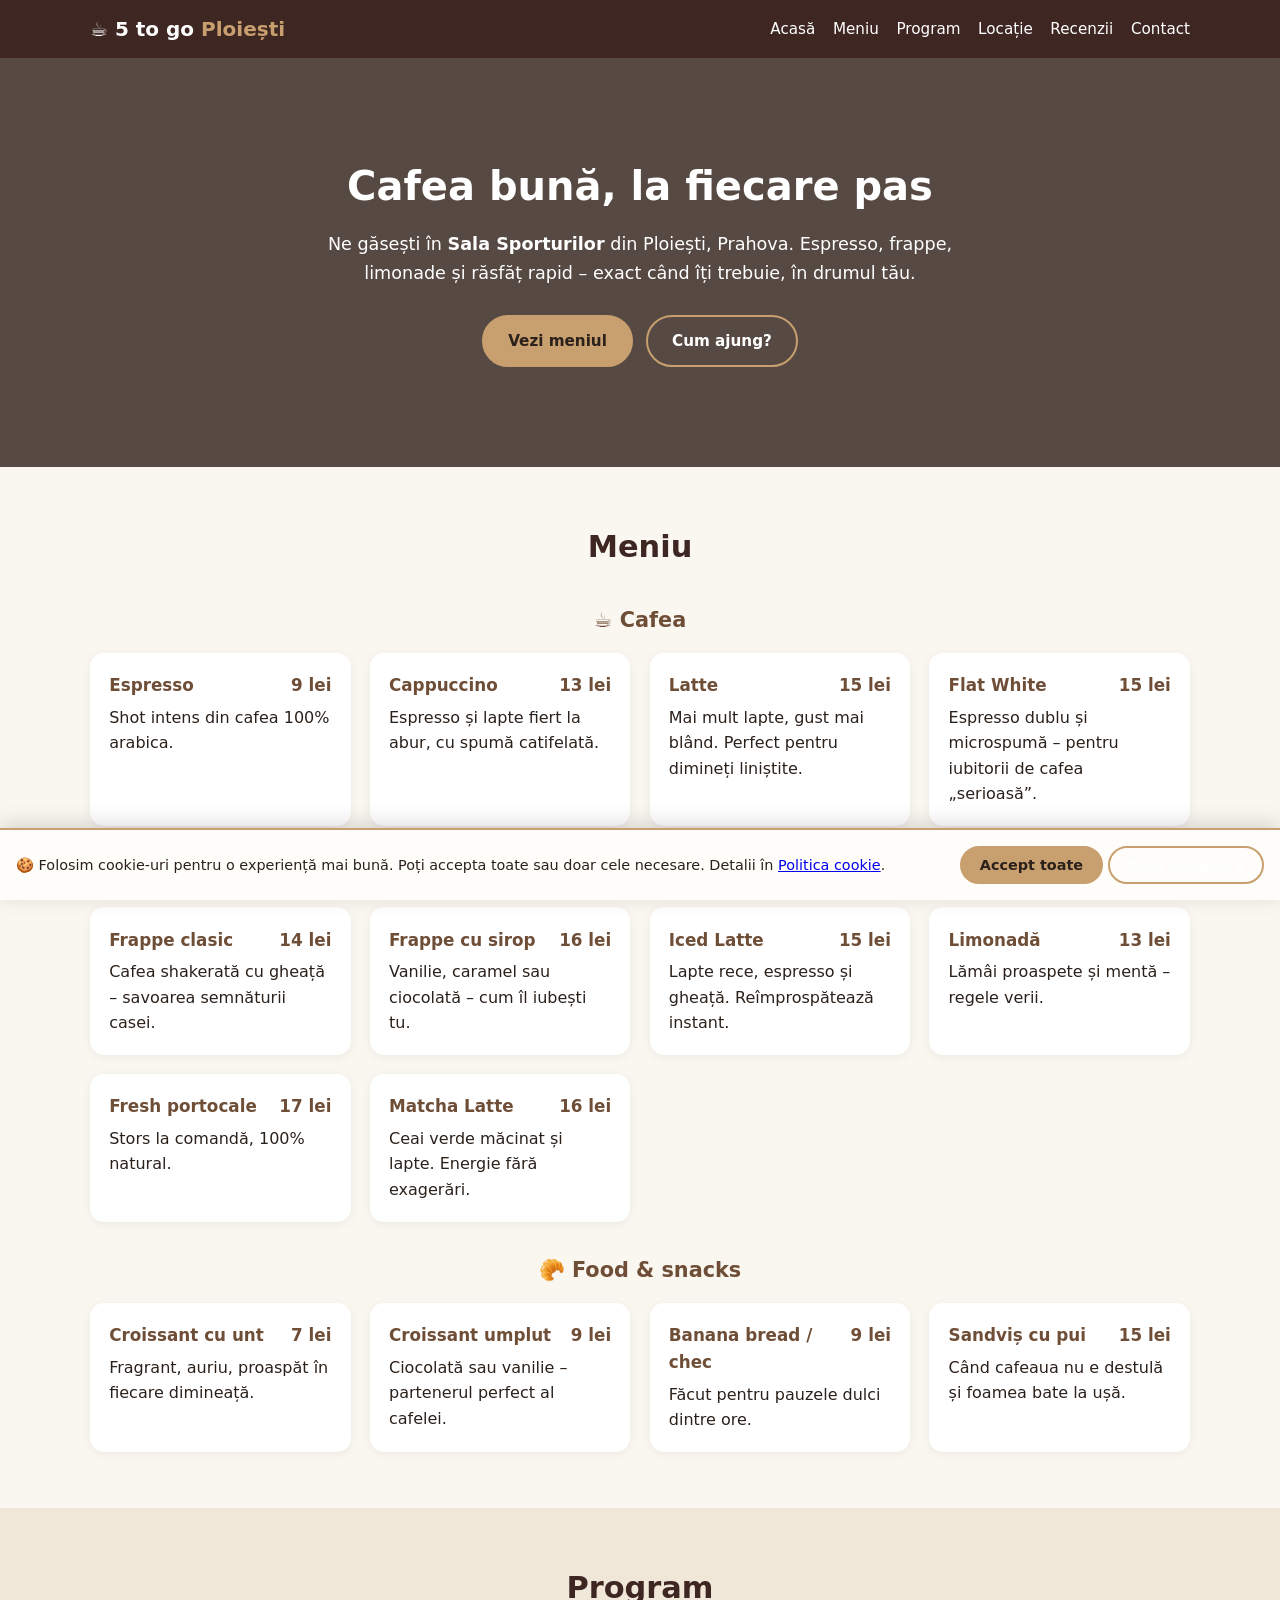
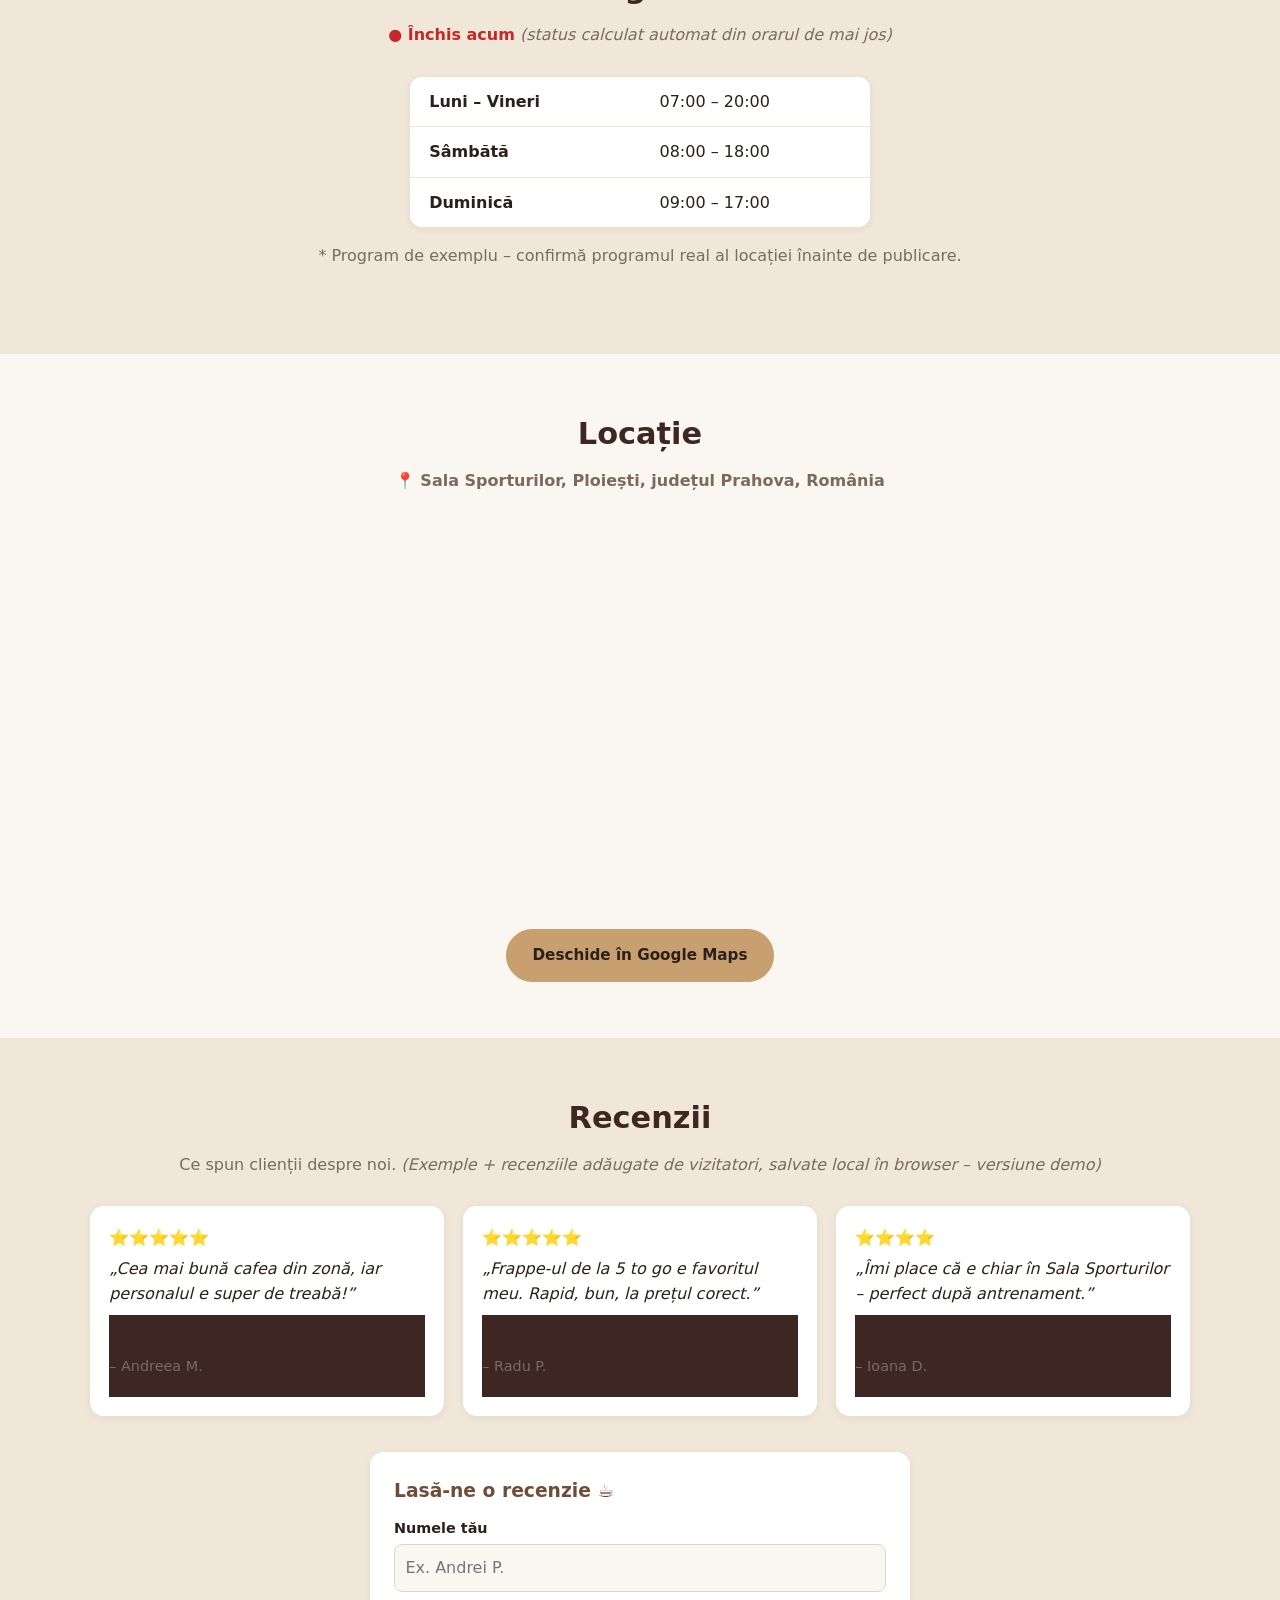
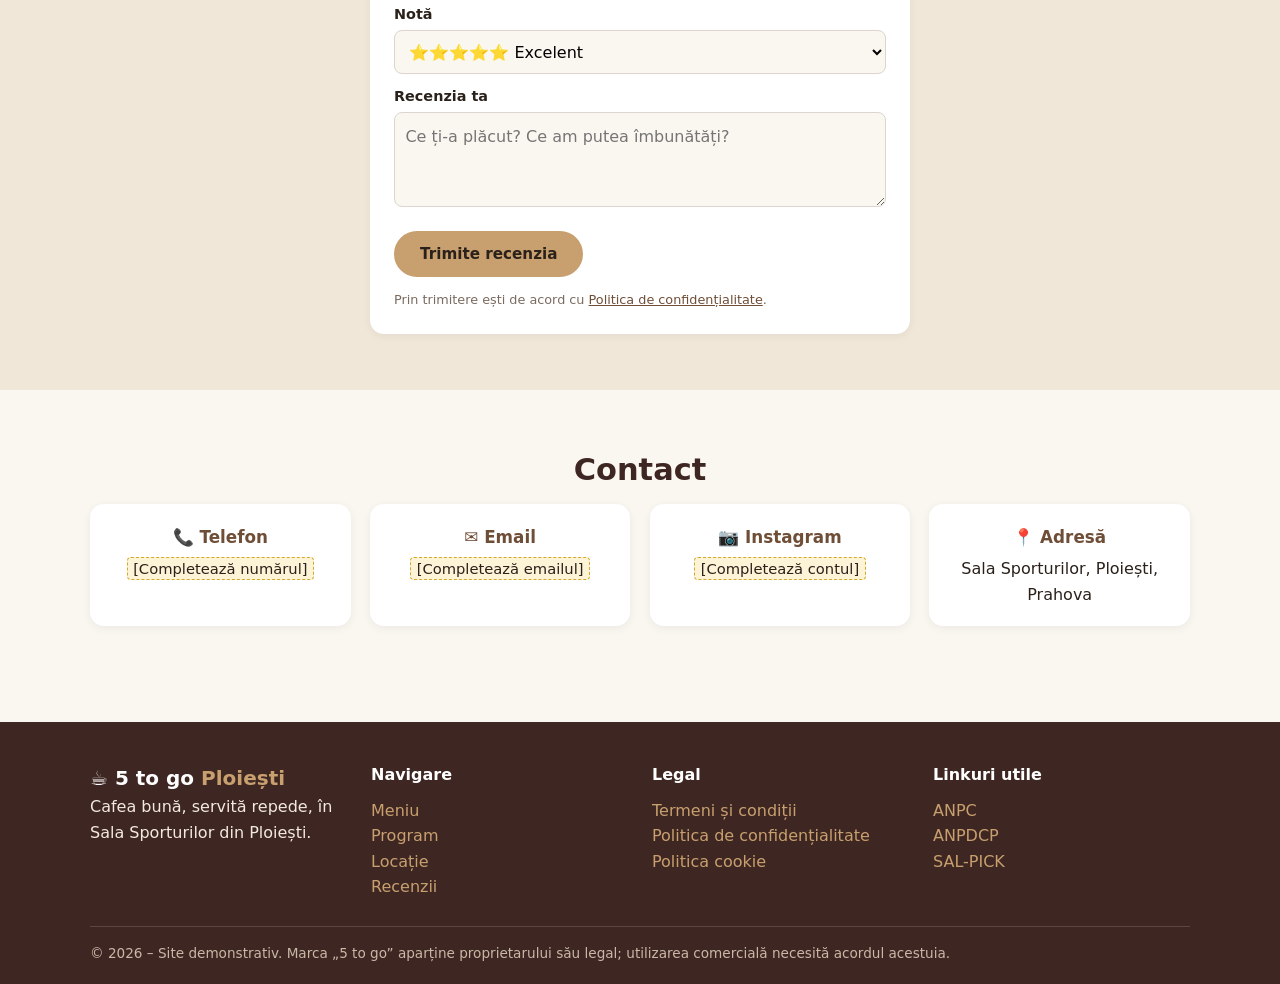
<file: index.html>
<!DOCTYPE html>
<html lang="ro">
<head>
  <meta charset="UTF-8" />
  <meta name="viewport" content="width=device-width, initial-scale=1.0" />
  <title>5 to go Ploiești – Cafea la Sala Sporturilor | Meniu, Program, Recenzii</title>
  <meta name="description" content="5 to go Ploiești (Sala Sporturilor, Prahova): meniu cu prețuri, program, locație pe hartă, recenzii ale clienților și informații de contact." />
  <link rel="stylesheet" href="css/style.css" />
  <link rel="icon" href="data:image/svg+xml,<svg xmlns='http://www.w3.org/2000/svg' viewBox='0 0 100 100'><text y='.9em' font-size='90'>☕</text></svg>" />
</head>
<body>

<header class="header">
  <div class="container nav-wrap">
    <a href="#acasa" class="logo">☕ 5 to go <span>Ploiești</span></a>
    <nav id="nav" aria-label="Meniu principal">
      <a href="#acasa">Acasă</a>
      <a href="#meniu">Meniu</a>
      <a href="#program">Program</a>
      <a href="#locatie">Locație</a>
      <a href="#recenzii">Recenzii</a>
      <a href="#contact">Contact</a>
    </nav>
    <button class="nav-toggle" id="navToggle" aria-label="Deschide/închide meniul">☰</button>
  </div>
</header>

<main>
  <!-- HERO -->
  <section class="hero" id="acasa">
    <div class="container">
      <h1>Cafea bună, la fiecare pas</h1>
      <p>Ne găsești în <strong>Sala Sporturilor</strong> din Ploiești, Prahova. Espresso, frappe, limonade și răsfăț rapid – exact când îți trebuie, în drumul tău.</p>
      <a class="btn" href="#meniu">Vezi meniul</a>
      <a class="btn btn-ghost" href="#locatie">Cum ajung?</a>
    </div>
  </section>

  <!-- MENIU -->
  <section id="meniu">
    <div class="container">
      <h2>Meniu</h2>

      <h3 class="cat">☕ Cafea</h3>
      <div class="grid">
        <article class="card">
          <h3>Espresso <span class="price">9 lei</span></h3>
          <p>Shot intens din cafea 100% arabica.</p>
        </article>
        <article class="card">
          <h3>Cappuccino <span class="price">13 lei</span></h3>
          <p>Espresso și lapte fiert la abur, cu spumă catifelată.</p>
        </article>
        <article class="card">
          <h3>Latte <span class="price">15 lei</span></h3>
          <p>Mai mult lapte, gust mai blând. Perfect pentru dimineți liniștite.</p>
        </article>
        <article class="card">
          <h3>Flat White <span class="price">15 lei</span></h3>
          <p>Espresso dublu și microspumă – pentru iubitorii de cafea „serioasă”.</p>
        </article>
      </div>

      <h3 class="cat">🧊 Băuturi reci</h3>
      <div class="grid">
        <article class="card">
          <h3>Frappe clasic <span class="price">14 lei</span></h3>
          <p>Cafea shakerată cu gheață – savoarea semnăturii casei.</p>
        </article>
        <article class="card">
          <h3>Frappe cu sirop <span class="price">16 lei</span></h3>
          <p>Vanilie, caramel sau ciocolată – cum îl iubești tu.</p>
        </article>
        <article class="card">
          <h3>Iced Latte <span class="price">15 lei</span></h3>
          <p>Lapte rece, espresso și gheață. Reîmprospătează instant.</p>
        </article>
        <article class="card">
          <h3>Limonadă <span class="price">13 lei</span></h3>
          <p>Lămâi proaspete și mentă – regele verii.</p>
        </article>
        <article class="card">
          <h3>Fresh portocale <span class="price">17 lei</span></h3>
          <p>Stors la comandă, 100% natural.</p>
        </article>
        <article class="card">
          <h3>Matcha Latte <span class="price">16 lei</span></h3>
          <p>Ceai verde măcinat și lapte. Energie fără exagerări.</p>
        </article>
      </div>

      <h3 class="cat">🥐 Food &amp; snacks</h3>
      <div class="grid">
        <article class="card">
          <h3>Croissant cu unt <span class="price">7 lei</span></h3>
          <p>Fragrant, auriu, proaspăt în fiecare dimineață.</p>
        </article>
        <article class="card">
          <h3>Croissant umplut <span class="price">9 lei</span></h3>
          <p>Ciocolată sau vanilie – partenerul perfect al cafelei.</p>
        </article>
        <article class="card">
          <h3>Banana bread / chec <span class="price">9 lei</span></h3>
          <p>Făcut pentru pauzele dulci dintre ore.</p>
        </article>
        <article class="card">
          <h3>Sandviș cu pui <span class="price">15 lei</span></h3>
          <p>Când cafeaua nu e destulă și foamea bate la ușă.</p>
        </article>
      </div>
    </div>
  </section>

  <!-- PROGRAM -->
  <section id="program" class="alt">
    <div class="container">
      <h2>Program</h2>
      <p class="sub"><span id="openBadge"></span> <em>(status calculat automat din orarul de mai jos)</em></p>
      <table class="hours" aria-label="Programul cafenelei">
        <tr><th>Luni – Vineri</th><td>07:00 – 20:00</td></tr>
        <tr><th>Sâmbătă</th><td>08:00 – 18:00</td></tr>
        <tr><th>Duminică</th><td>09:00 – 17:00</td></tr>
      </table>
      <p class="sub" style="margin-top:1rem">* Program de exemplu – confirmă programul real al locației înainte de publicare.</p>
    </div>
  </section>

  <!-- LOCAȚIE -->
  <section id="locatie">
    <div class="container">
      <h2>Locație</h2>
      <p class="sub">📍 <strong>Sala Sporturilor, Ploiești, județul Prahova, România</strong></p>
      <iframe title="Hartă – 5 to go Ploiești, Sala Sporturilor"
        src="https://www.google.com/maps?q=Sala+Sporturilor+Ploie%C8%99ti+Prahova&output=embed"
        width="100%" height="380" style="border:0;border-radius:14px" loading="lazy"
        allowfullscreen referrerpolicy="no-referrer-when-downgrade"></iframe>
      <p style="text-align:center;margin-top:1.2rem">
        <a class="btn" target="_blank" rel="noopener"
           href="https://www.google.com/maps/search/?api=1&query=Sala+Sporturilor+Ploie%C8%99ti">
           Deschide în Google Maps
        </a>
      </p>
    </div>
  </section>

  <!-- RECENZII -->
  <section id="recenzii" class="alt">
    <div class="container">
      <h2>Recenzii</h2>
      <p class="sub">Ce spun clienții despre noi. <em>(Exemple + recenziile adăugate de vizitatori, salvate local în browser – versiune demo)</em></p>
      <div class="grid" id="reviewsList"></div>

      <form class="form" id="reviewForm">
        <h3 style="margin-bottom:.6rem;color:var(--coffee)">Lasă-ne o recenzie ☕</h3>
        <label for="revName">Numele tău</label>
        <input id="revName" type="text" required maxlength="60" placeholder="Ex. Andrei P." />
        <label for="revRating">Notă</label>
        <select id="revRating">
          <option value="5">⭐⭐⭐⭐⭐ Excelent</option>
          <option value="4">⭐⭐⭐⭐ Foarte bun</option>
          <option value="3">⭐⭐⭐ Ok</option>
          <option value="2">⭐⭐ Sub așteptări</option>
          <option value="1">⭐ Slab</option>
        </select>
        <label for="revText">Recenzia ta</label>
        <textarea id="revText" required maxlength="400" placeholder="Ce ți-a plăcut? Ce am putea îmbunătăți?"></textarea>
        <button class="btn" type="submit" style="margin-top:1rem">Trimite recenzia</button>
        <p class="tiny-note">Prin trimitere ești de acord cu <a href="pages/politica-confidentialitate.html">Politica de confidențialitate</a>.</p>
      </form>
    </div>
  </section>

  <!-- CONTACT -->
  <section id="contact">
    <div class="container">
      <h2>Contact</h2>
      <div class="grid">
        <div class="card center"><h3 style="justify-content:center">📞 Telefon</h3><p><span class="placeholder">[Completează numărul]</span></p></div>
        <div class="card center"><h3 style="justify-content:center">✉️ Email</h3><p><span class="placeholder">[Completează emailul]</span></p></div>
        <div class="card center"><h3 style="justify-content:center">📷 Instagram</h3><p><span class="placeholder">[Completează contul]</span></p></div>
        <div class="card center"><h3 style="justify-content:center">📍 Adresă</h3><p>Sala Sporturilor, Ploiești, Prahova</p></div>
      </div>
    </div>
  </section>
</main>

<footer>
  <div class="container f-grid">
    <div>
      <p class="logo">☕ 5 to go <span>Ploiești</span></p>
      <p>Cafea bună, servită repede, în Sala Sporturilor din Ploiești.</p>
    </div>
    <div>
      <h4>Navigare</h4>
      <a href="#meniu">Meniu</a><br />
      <a href="#program">Program</a><br />
      <a href="#locatie">Locație</a><br />
      <a href="#recenzii">Recenzii</a>
    </div>
    <div>
      <h4>Legal</h4>
      <a href="pages/termeni-si-conditii.html">Termeni și condiții</a><br />
      <a href="pages/politica-confidentialitate.html">Politica de confidențialitate</a><br />
      <a href="pages/politica-cookie.html">Politica cookie</a>
    </div>
    <div>
      <h4>Linkuri utile</h4>
      <a href="https://anpc.ro" target="_blank" rel="noopener">ANPC</a><br />
      <a href="https://www.dataprotection.ro" target="_blank" rel="noopener">ANPDCP</a><br />
      <a href="https://sal-pick.ro" target="_blank" rel="noopener">SAL-PICK</a>
    </div>
  </div>
  <div class="container f-bottom">
    <p>© <span data-year></span> – Site demonstrativ. Marca „5 to go” aparține proprietarului său legal; utilizarea comercială necesită acordul acestuia.</p>
  </div>
</footer>

<!-- BANNER COOKIE -->
<div class="cookie-banner" id="cookieBanner" role="dialog" aria-label="Alegere cookie-uri">
  <p>🍪 Folosim cookie-uri pentru o experiență mai bună. Poți accepta toate sau doar cele necesare. Detalii în <a href="pages/politica-cookie.html">Politica cookie</a>.</p>
  <div>
    <button class="btn" id="cookieAccept">Accept toate</button>
    <button class="btn btn-ghost" id="cookieDecline">Doar necesare</button>
  </div>
</div>

<script src="js/main.js"></script>
<script type="application/ld+json">
{
  "@context": "https://schema.org",
  "@type": "CafeOrCoffeeShop",
  "name": "5 to go Ploiești – Sala Sporturilor",
  "address": {
    "@type": "PostalAddress",
    "streetAddress": "Sala Sporturilor",
    "addressLocality": "Ploiești",
    "addressRegion": "Prahova",
    "addressCountry": "RO"
  },
  "openingHours": ["Mo-Fr 07:00-20:00", "Sa 08:00-18:00", "Su 09:00-17:00"],
  "servesCuisine": "Coffee",
  "priceRange": "$"
}
</script>
</body>
</html>
</file>
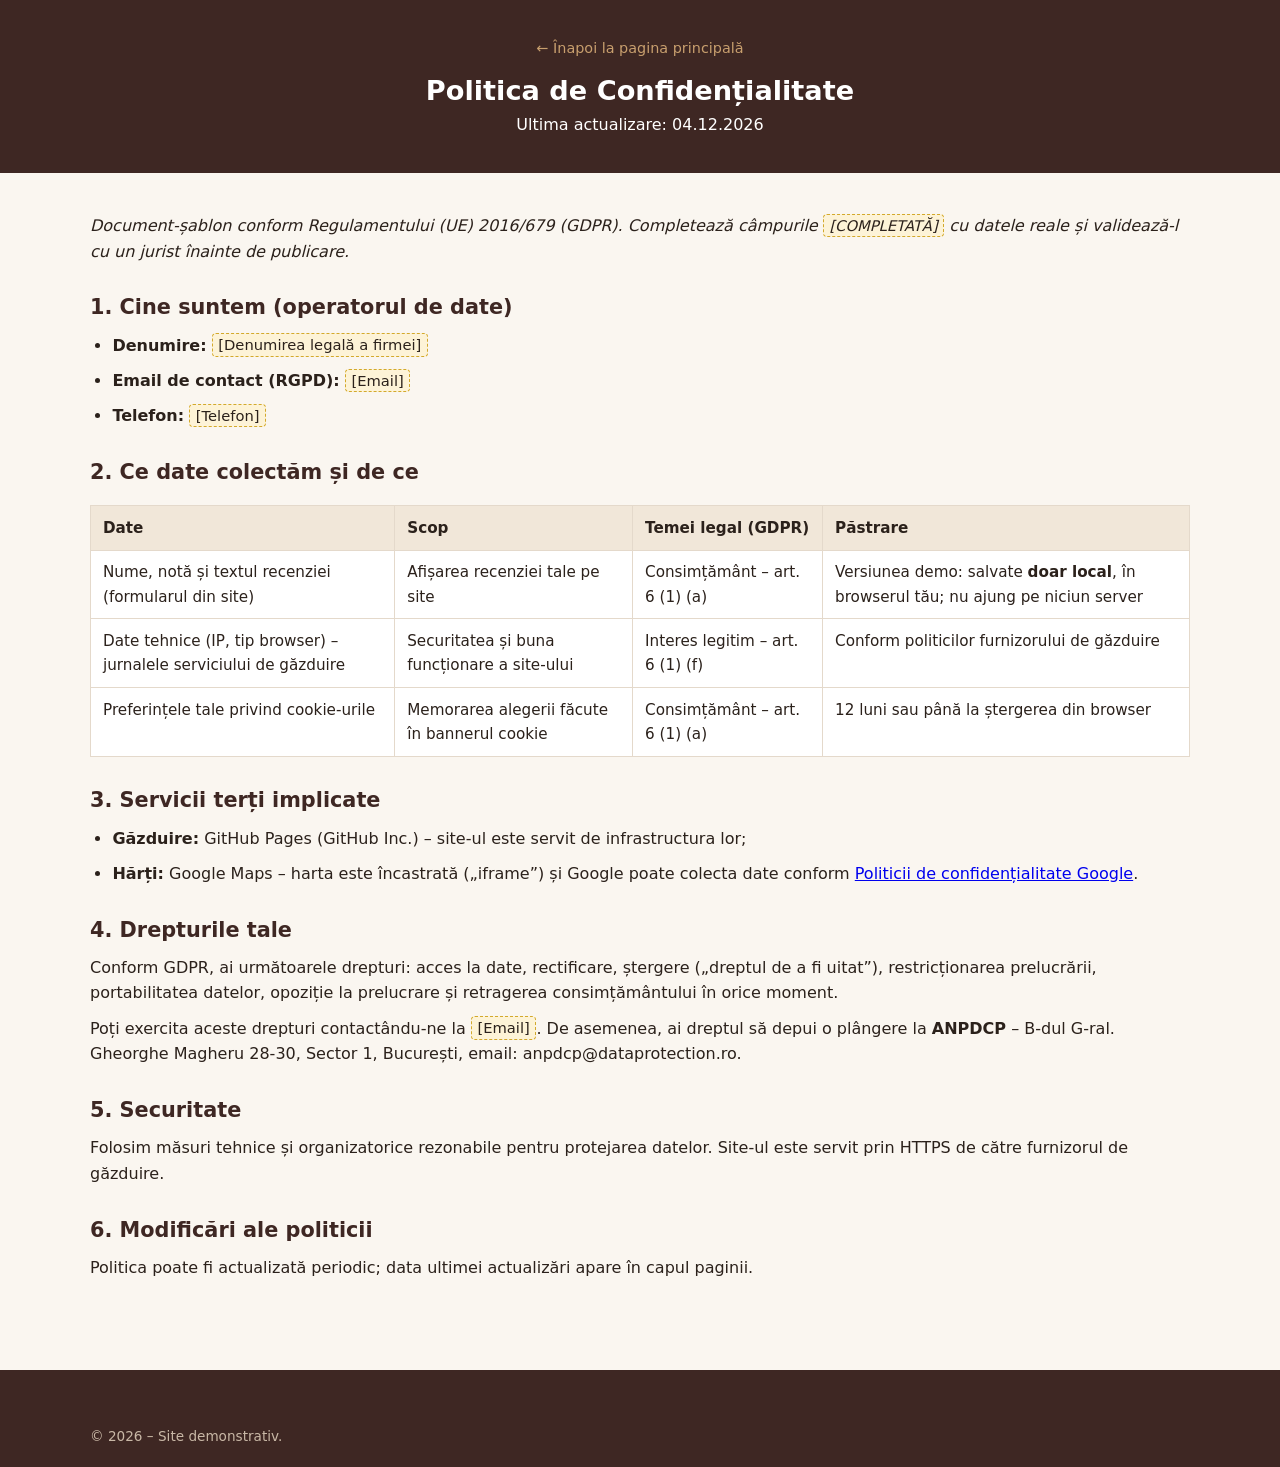
<file: pages/politica-confidentialitate.html>
<!DOCTYPE html>
<html lang="ro">
<head>
  <meta charset="UTF-8" />
  <meta name="viewport" content="width=device-width, initial-scale=1.0" />
  <title>Politica de Confidențialitate – 5 to go Ploiești</title>
  <meta name="robots" content="noindex, nofollow" />
  <link rel="stylesheet" href="../css/style.css" />
</head>
<body>

<header class="page-head">
  <div class="container">
    <a class="back" href="../index.html">← Înapoi la pagina principală</a>
    <h1>Politica de Confidențialitate</h1>
    <p>Ultima actualizare: <span data-date></span></p>
  </div>
</header>

<main class="legal container">
  <p><em>Document-șablon conform Regulamentului (UE) 2016/679 (GDPR). Completează câmpurile <span class="placeholder">[COMPLETATĂ]</span> cu datele reale și validează-l cu un jurist înainte de publicare.</em></p>

  <h2>1. Cine suntem (operatorul de date)</h2>
  <ul>
    <li><strong>Denumire:</strong> <span class="placeholder">[Denumirea legală a firmei]</span></li>
    <li><strong>Email de contact (RGPD):</strong> <span class="placeholder">[Email]</span></li>
    <li><strong>Telefon:</strong> <span class="placeholder">[Telefon]</span></li>
  </ul>

  <h2>2. Ce date colectăm și de ce</h2>
  <table class="simple">
    <tr><th>Date</th><th>Scop</th><th>Temei legal (GDPR)</th><th>Păstrare</th></tr>
    <tr>
      <td>Nume, notă și textul recenziei (formularul din site)</td>
      <td>Afișarea recenziei tale pe site</td>
      <td>Consimțământ – art. 6 (1) (a)</td>
      <td>Versiunea demo: salvate <strong>doar local</strong>, în browserul tău; nu ajung pe niciun server</td>
    </tr>
    <tr>
      <td>Date tehnice (IP, tip browser) – jurnalele serviciului de găzduire</td>
      <td>Securitatea și buna funcționare a site-ului</td>
      <td>Interes legitim – art. 6 (1) (f)</td>
      <td>Conform politicilor furnizorului de găzduire</td>
    </tr>
    <tr>
      <td>Preferințele tale privind cookie-urile</td>
      <td>Memorarea alegerii făcute în bannerul cookie</td>
      <td>Consimțământ – art. 6 (1) (a)</td>
      <td>12 luni sau până la ștergerea din browser</td>
    </tr>
  </table>

  <h2>3. Servicii terți implicate</h2>
  <ul>
    <li><strong>Găzduire:</strong> GitHub Pages (GitHub Inc.) – site-ul este servit de infrastructura lor;</li>
    <li><strong>Hărți:</strong> Google Maps – harta este încastrată („iframe”) și Google poate colecta date conform <a href="https://policies.google.com/privacy" target="_blank" rel="noopener">Politicii de confidențialitate Google</a>.</li>
  </ul>

  <h2>4. Drepturile tale</h2>
  <p>Conform GDPR, ai următoarele drepturi: acces la date, rectificare, ștergere („dreptul de a fi uitat”), restricționarea prelucrării, portabilitatea datelor, opoziție la prelucrare și retragerea consimțământului în orice moment.</p>
  <p>Poți exercita aceste drepturi contactându-ne la <span class="placeholder">[Email]</span>. De asemenea, ai dreptul să depui o plângere la <strong>ANPDCP</strong> – B-dul G-ral. Gheorghe Magheru 28-30, Sector 1, București, email: anpdcp@dataprotection.ro.</p>

  <h2>5. Securitate</h2>
  <p>Folosim măsuri tehnice și organizatorice rezonabile pentru protejarea datelor. Site-ul este servit prin HTTPS de către furnizorul de găzduire.</p>

  <h2>6. Modificări ale politicii</h2>
  <p>Politica poate fi actualizată periodic; data ultimei actualizări apare în capul paginii.</p>
</main>

<footer>
  <div class="container f-bottom" style="border:none;margin-top:0">
    <p>© <span data-year></span> – Site demonstrativ.</p>
  </div>
</footer>

<script src="../js/main.js"></script>
</body>
</html>
</file>
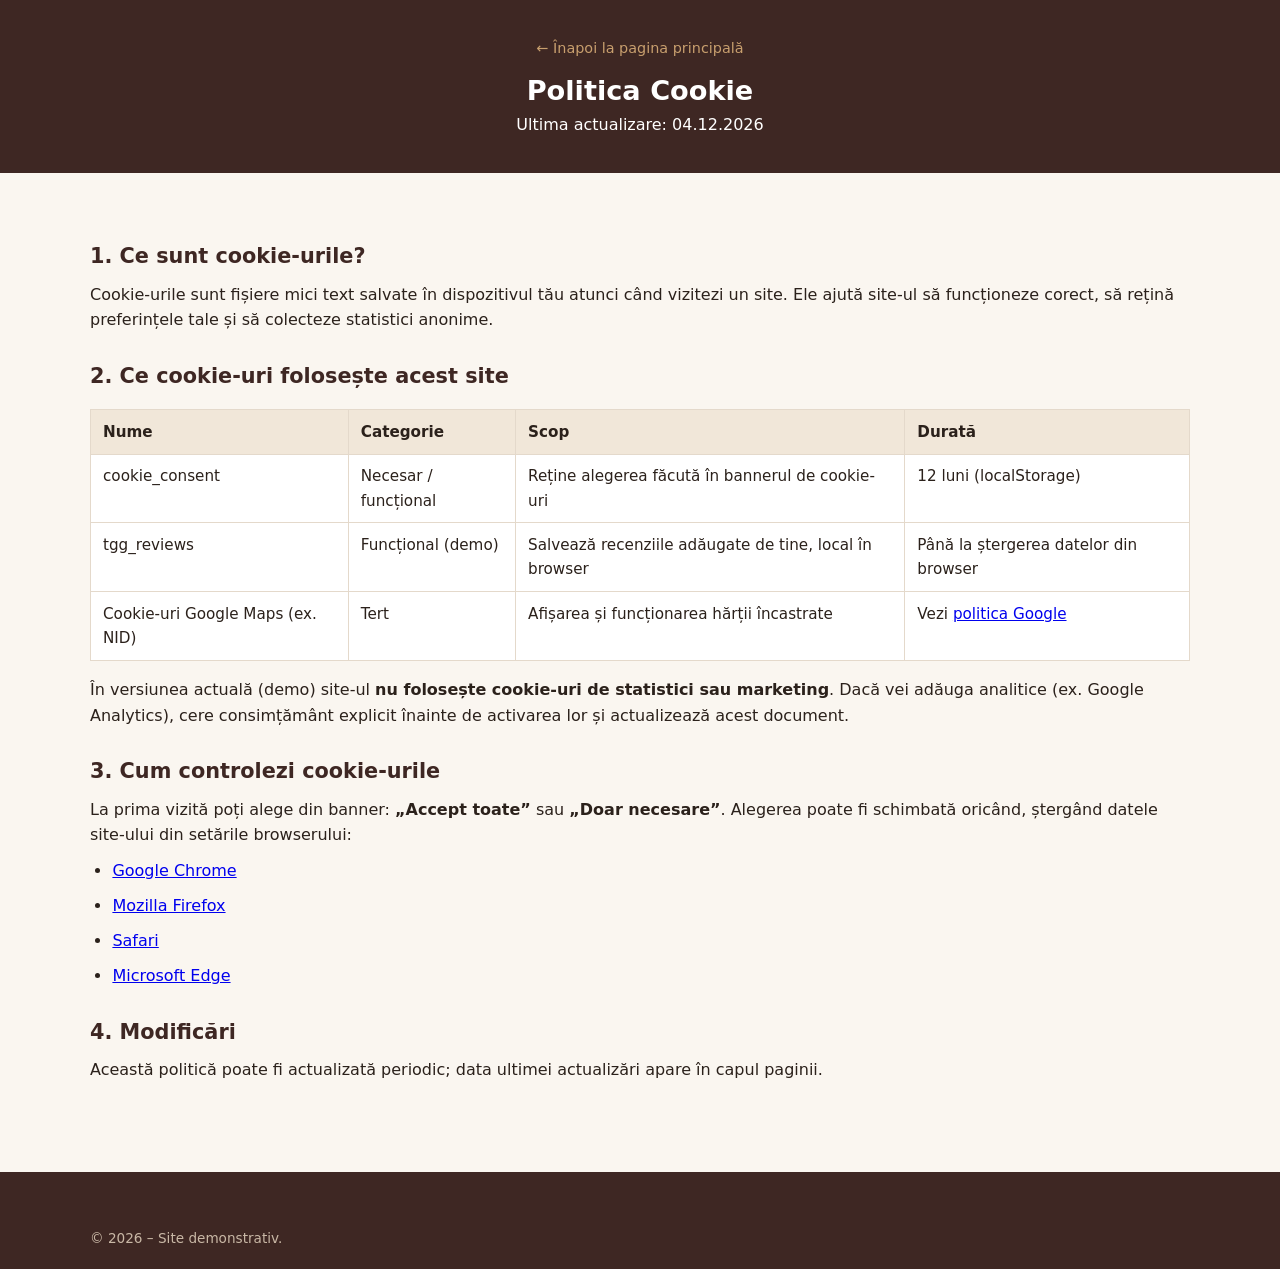
<file: pages/politica-cookie.html>
<!DOCTYPE html>
<html lang="ro">
<head>
  <meta charset="UTF-8" />
  <meta name="viewport" content="width=device-width, initial-scale=1.0" />
  <title>Politica Cookie – 5 to go Ploiești</title>
  <meta name="robots" content="noindex, nofollow" />
  <link rel="stylesheet" href="../css/style.css" />
</head>
<body>

<header class="page-head">
  <div class="container">
    <a class="back" href="../index.html">← Înapoi la pagina principală</a>
    <h1>Politica Cookie</h1>
    <p>Ultima actualizare: <span data-date></span></p>
  </div>
</header>

<main class="legal container">
  <h2>1. Ce sunt cookie-urile?</h2>
  <p>Cookie-urile sunt fișiere mici text salvate în dispozitivul tău atunci când vizitezi un site. Ele ajută site-ul să funcționeze corect, să rețină preferințele tale și să colecteze statistici anonime.</p>

  <h2>2. Ce cookie-uri folosește acest site</h2>
  <table class="simple">
    <tr><th>Nume</th><th>Categorie</th><th>Scop</th><th>Durată</th></tr>
    <tr><td>cookie_consent</td><td>Necesar / funcțional</td><td>Reține alegerea făcută în bannerul de cookie-uri</td><td>12 luni (localStorage)</td></tr>
    <tr><td>tgg_reviews</td><td>Funcțional (demo)</td><td>Salvează recenziile adăugate de tine, local în browser</td><td>Până la ștergerea datelor din browser</td></tr>
    <tr><td>Cookie-uri Google Maps (ex. NID)</td><td>Tert</td><td>Afișarea și funcționarea hărții încastrate</td><td>Vezi <a href="https://policies.google.com/technologies/cookies" target="_blank" rel="noopener">politica Google</a></td></tr>
  </table>
  <p>În versiunea actuală (demo) site-ul <strong>nu folosește cookie-uri de statistici sau marketing</strong>. Dacă vei adăuga analitice (ex. Google Analytics), cere consimțământ explicit înainte de activarea lor și actualizează acest document.</p>

  <h2>3. Cum controlezi cookie-urile</h2>
  <p>La prima vizită poți alege din banner: <strong>„Accept toate”</strong> sau <strong>„Doar necesare”</strong>. Alegerea poate fi schimbată oricând, ștergând datele site-ului din setările browserului:</p>
  <ul>
    <li><a href="https://support.google.com/chrome/answer/95647" target="_blank" rel="noopener">Google Chrome</a></li>
    <li><a href="https://support.mozilla.org/kb/cookies-information-websites-store-on-your-computer" target="_blank" rel="noopener">Mozilla Firefox</a></li>
    <li><a href="https://support.apple.com/guide/safari/manage-cookies-sfri11471" target="_blank" rel="noopener">Safari</a></li>
    <li><a href="https://support.microsoft.com/microsoft-edge" target="_blank" rel="noopener">Microsoft Edge</a></li>
  </ul>

  <h2>4. Modificări</h2>
  <p>Această politică poate fi actualizată periodic; data ultimei actualizări apare în capul paginii.</p>
</main>

<footer>
  <div class="container f-bottom" style="border:none;margin-top:0">
    <p>© <span data-year></span> – Site demonstrativ.</p>
  </div>
</footer>

<script src="../js/main.js"></script>
</body>
</html>
</file>
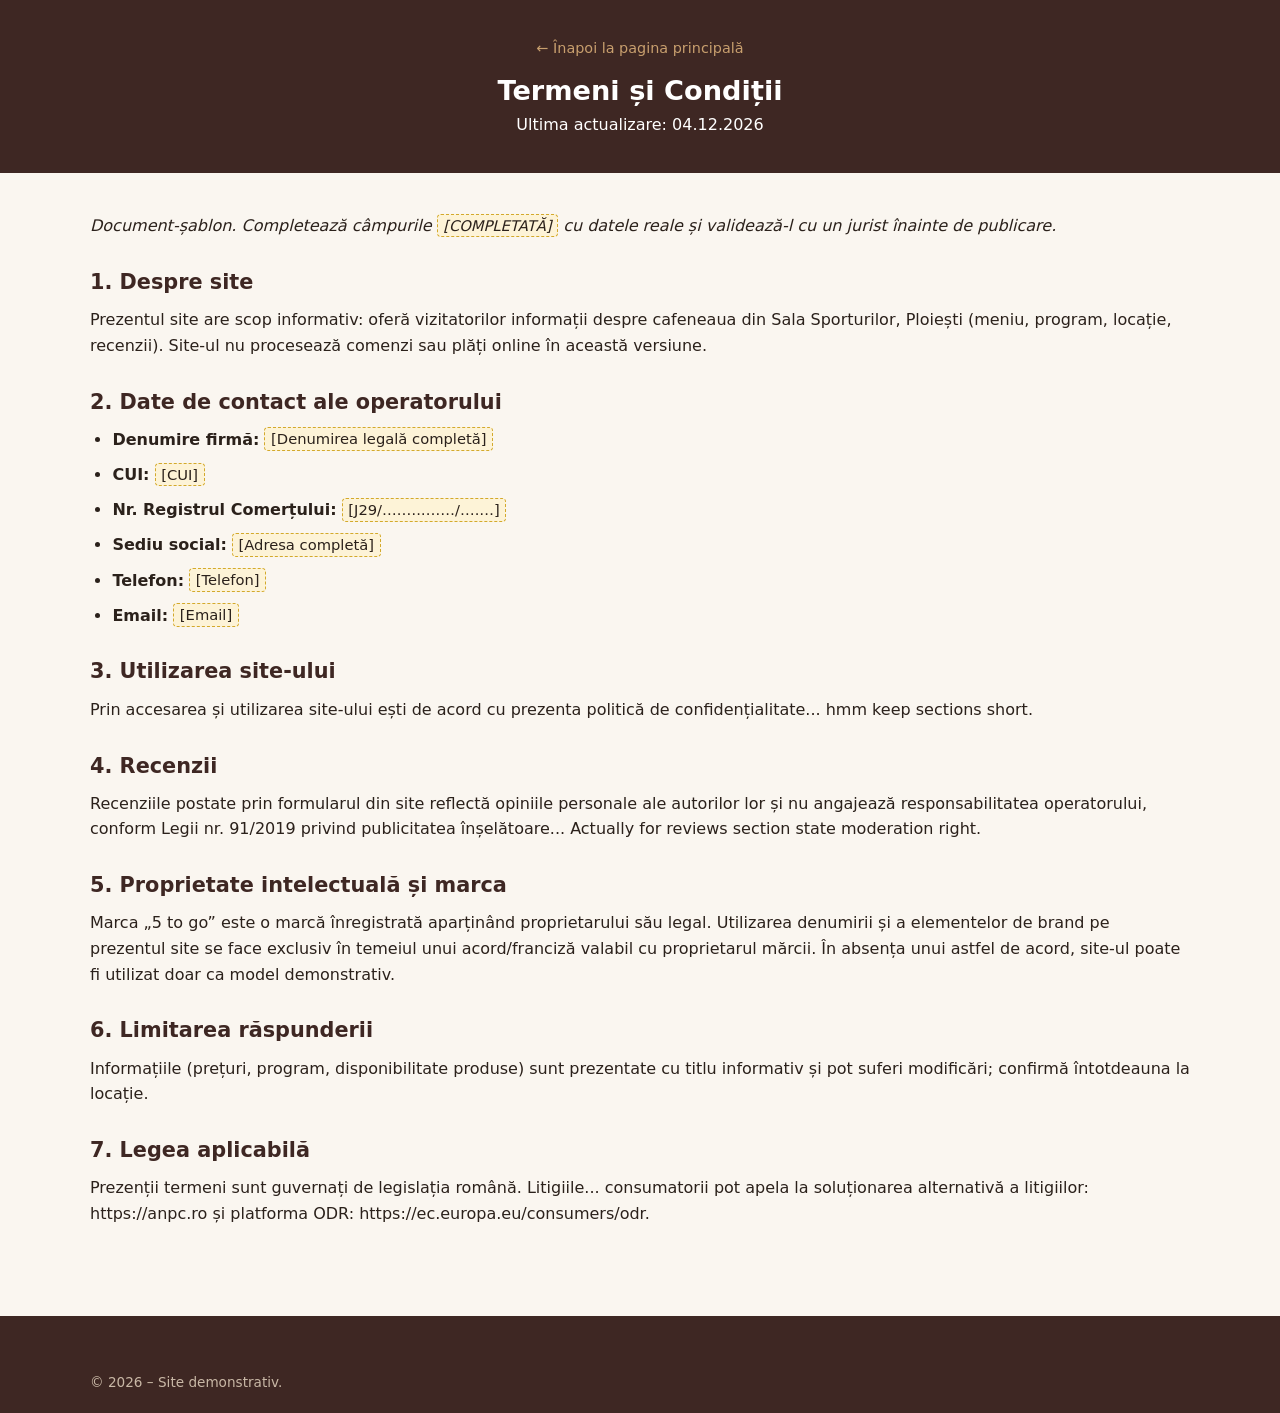
<file: pages/termeni-si-conditii.html>
<!DOCTYPE html>
<html lang="ro">
<head>
  <meta charset="UTF-8" />
  <meta name="viewport" content="width=device-width, initial-scale=1.0" />
  <title>Termeni și Condiții – 5 to go Ploiești</title>
  <meta name="robots" content="noindex, nofollow" />
  <link rel="stylesheet" href="../css/style.css" />
</head>
<body>

<header class="page-head">
  <div class="container">
    <a class="back" href="../index.html">← Înapoi la pagina principală</a>
    <h1>Termeni și Condiții</h1>
    <p>Ultima actualizare: <span data-date></span></p>
  </div>
</header>

<main class="legal container">
  <p><em>Document-șablon. Completează câmpurile <span class="placeholder">[COMPLETATĂ]</span> cu datele reale și validează-l cu un jurist înainte de publicare.</em></p>

  <h2>1. Despre site</h2>
  <p>Prezentul site are scop informativ: oferă vizitatorilor informații despre cafeneaua din Sala Sporturilor, Ploiești (meniu, program, locație, recenzii). Site-ul nu procesează comenzi sau plăți online în această versiune.</p>

  <h2>2. Date de contact ale operatorului</h2>
  <ul>
    <li><strong>Denumire firmă:</strong> <span class="placeholder">[Denumirea legală completă]</span></li>
    <li><strong>CUI:</strong> <span class="placeholder">[CUI]</span></li>
    <li><strong>Nr. Registrul Comerțului:</strong> <span class="placeholder">[J29/….….….…/….…]</span></li>
    <li><strong>Sediu social:</strong> <span class="placeholder">[Adresa completă]</span></li>
    <li><strong>Telefon:</strong> <span class="placeholder">[Telefon]</span></li>
    <li><strong>Email:</strong> <span class="placeholder">[Email]</span></li>
  </ul>

  <h2>3. Utilizarea site-ului</h2>
  <p>Prin accesarea și utilizarea site-ului ești de acord cu prezenta politică de confidențialitate... hmm keep sections short.</p>

  <h2>4. Recenzii</h2>
  <p>Recenziile postate prin formularul din site reflectă opiniile personale ale autorilor lor și nu angajează responsabilitatea operatorului, conform Legii nr. 91/2019 privind publicitatea înșelătoare... Actually for reviews section state moderation right.</p>

  <h2>5. Proprietate intelectuală și marca</h2>
  <p>Marca „5 to go” este o marcă înregistrată aparținând proprietarului său legal. Utilizarea denumirii și a elementelor de brand pe prezentul site se face exclusiv în temeiul unui acord/franciză valabil cu proprietarul mărcii. În absența unui astfel de acord, site-ul poate fi utilizat doar ca model demonstrativ.</p>

  <h2>6. Limitarea răspunderii</h2>
  <p>Informațiile (prețuri, program, disponibilitate produse) sunt prezentate cu titlu informativ și pot suferi modificări; confirmă întotdeauna la locație.</p>

  <h2>7. Legea aplicabilă</h2>
  <p>Prezenții termeni sunt guvernați de legislația română. Litigiile... consumatorii pot apela la soluționarea alternativă a litigiilor: https://anpc.ro și platforma ODR: https://ec.europa.eu/consumers/odr.</p>
</main>

<footer>
  <div class="container f-bottom" style="border:none;margin-top:0">
    <p>© <span data-year></span> – Site demonstrativ.</p>
  </div>
</footer>

<script src="../js/main.js"></script>
</body>
</html>
</file>
<file: css/style.css>
:root{
  --brown:#3e2723;
  --coffee:#6f4e37;
  --accent:#c89f6e;
  --cream:#faf6f0;
  --sand:#f1e7d9;
  --text:#2b211b;
}
*{margin:0;padding:0;box-sizing:border-box}
html{scroll-behavior:smooth}
body{font-family:"Segoe UI",system-ui,-apple-system,Arial,sans-serif;color:var(--text);background:var(--cream);line-height:1.6}
.container{width:min(1100px,92%);margin:0 auto}

/* ===== Header ===== */
.header{position:sticky;top:0;background:var(--brown);color:#fff;z-index:100}
.nav-wrap{display:flex;align-items:center;justify-content:space-between;padding:.8rem 0;position:relative}
.logo{color:#fff;font-weight:700;font-size:1.25rem;text-decoration:none}
.logo span{color:var(--accent)}
nav{display:flex;gap:1.1rem}
nav a{color:#fff;text-decoration:none;font-size:.95rem}
nav a:hover{color:var(--accent)}
.nav-toggle{display:none;background:none;border:none;color:#fff;font-size:1.5rem;cursor:pointer}

/* ===== Hero ===== */
.hero{background:linear-gradient(rgba(40,25,18,.78),rgba(40,25,18,.78)),url("https://images.unsplash.com/photo-1495474472287-4d71bcdd2085?auto=format&fit=crop&w=1600&q=60") center/cover;color:#fff;text-align:center;padding:6rem 0}
.hero h1{font-size:2.5rem;margin-bottom:.8rem}
.hero p{font-size:1.1rem;max-width:640px;margin:0 auto 1.5rem}
.hero .btn{margin:.25rem}

/* ===== Butoane ===== */
.btn{display:inline-block;background:var(--accent);color:#2b211b;padding:.75rem 1.5rem;border-radius:999px;text-decoration:none;font-weight:600;border:2px solid var(--accent);cursor:pointer;font-size:.95rem;font-family:inherit}
.btn:hover{filter:brightness(1.06)}
.btn-ghost{background:transparent;color:#fff}
.btn-ghost:hover{background:rgba(255,255,255,.08)}

/* ===== Secțiuni ===== */
section{padding:3.5rem 0}
h2{font-size:1.9rem;margin-bottom:.6rem;color:var(--brown);text-align:center}
.sub{text-align:center;color:#7a6a5f;margin-bottom:1.8rem}
.alt{background:var(--sand)}
.cat{text-align:center;color:var(--coffee);margin:2rem 0 1rem;font-size:1.3rem}

/* ===== Carduri ===== */
.grid{display:grid;grid-template-columns:repeat(auto-fit,minmax(230px,1fr));gap:1.2rem}
.card{background:#fff;border-radius:14px;padding:1.2rem;box-shadow:0 2px 10px rgba(0,0,0,.06)}
.card h3{color:var(--coffee);display:flex;justify-content:space-between;align-items:baseline;gap:.6rem;margin-bottom:.35rem;font-size:1.05rem}
.price{font-weight:700;white-space:nowrap}
.center{text-align:center}

/* ===== Program ===== */
.hours{width:100%;max-width:460px;margin:0 auto;border-collapse:collapse;background:#fff;border-radius:12px;overflow:hidden;box-shadow:0 2px 10px rgba(0,0,0,.06)}
.hours th,.hours td{padding:.75rem 1.2rem;text-align:left}
.hours tr+tr th,.hours tr+tr td{border-top:1px solid #eee4d8}
#openBadge{font-weight:700}
#openBadge.open{color:#2e7d32}
#openBadge.closed{color:#c62828}

/* ===== Recenzii ===== */
.review .stars{color:#e0a52c;margin-bottom:.3rem}
.review p{font-style:italic}
.review footer{margin-top:.5rem;color:#7a6a5f;font-size:.9rem}

/* ===== Formular ===== */
.form{max-width:540px;margin:2.2rem auto 0;background:#fff;padding:1.5rem;border-radius:14px;box-shadow:0 2px 10px rgba(0,0,0,.06)}
.form label{display:block;margin:.7rem 0 .25rem;font-weight:600;font-size:.9rem}
.form input,.form select,.form textarea{width:100%;padding:.65rem;border:1px solid #ddd6cf;border-radius:8px;font:inherit;background:var(--cream)}
.form textarea{min-height:95px;resize:vertical}
.tiny-note{font-size:.8rem;color:#7a6a5f;margin-top:.8rem}
.tiny-note a{color:var(--coffee)}

/* ===== Highlight câmpuri de completat ===== */
.placeholder{background:#fdf3d7;padding:.15rem .35rem;border-radius:4px;border:1px dashed #d3a92c;font-size:.92em}

/* ===== Footer ===== */
footer{background:var(--brown);color:#f2e9df;padding:2.5rem 0 1.2rem;margin-top:2.5rem}
.f-grid{display:grid;grid-template-columns:repeat(auto-fit,minmax(200px,1fr));gap:1.5rem}
footer h4{color:#fff;margin-bottom:.6rem}
footer a{color:var(--accent);text-decoration:none}
footer a:hover{text-decoration:underline}
.f-bottom{border-top:1px solid rgba(255,255,255,.15);margin-top:1.6rem;padding-top:1rem;font-size:.85rem;color:#c9b8a6}

/* ===== Banner cookie ===== */
.cookie-banner{display:none;position:fixed;bottom:0;left:0;right:0;background:#fffdf9;border-top:2px solid var(--accent);padding:1rem;box-shadow:0 -4px 20px rgba(0,0,0,.15);z-index:200;gap:1rem;align-items:center;flex-wrap:wrap}
.cookie-banner.show{display:flex}
.cookie-banner p{flex:1;min-width:240px;font-size:.9rem;margin:0}
.cookie-banner .btn{padding:.55rem 1.1rem;font-size:.9rem}

/* ===== Pagini legale ===== */
.page-head{background:var(--brown);color:#fff;padding:2.2rem 0;text-align:center}
.page-head .back{color:var(--accent);text-decoration:none;font-size:.9rem}
.page-head h1{margin-top:.5rem;font-size:1.7rem}
.legal{padding:2.5rem 0}
.legal h2{font-size:1.3rem;margin:1.7rem 0 .5rem;text-align:left}
.legal p,.legal li{margin-bottom:.6rem}
.legal ul,.legal ol{padding-left:1.4rem}
table.simple{width:100%;border-collapse:collapse;margin:1rem 0;background:#fff;font-size:.95rem}
table.simple th,table.simple td{border:1px solid #e4d9cb;padding:.6rem .75rem;text-align:left;vertical-align:top}
table.simple th{background:var(--sand)}

/* ===== Responsive ===== */
@media(max-width:760px){
  .hero h1{font-size:2rem}
  nav{display:none;flex-direction:column;background:var(--brown);position:absolute;top:100%;left:0;right:0;padding:1rem;gap:.4rem}
  nav.open{display:flex}
  nav a{padding:.4rem 0}
  .nav-toggle{display:block}
}
</file>
